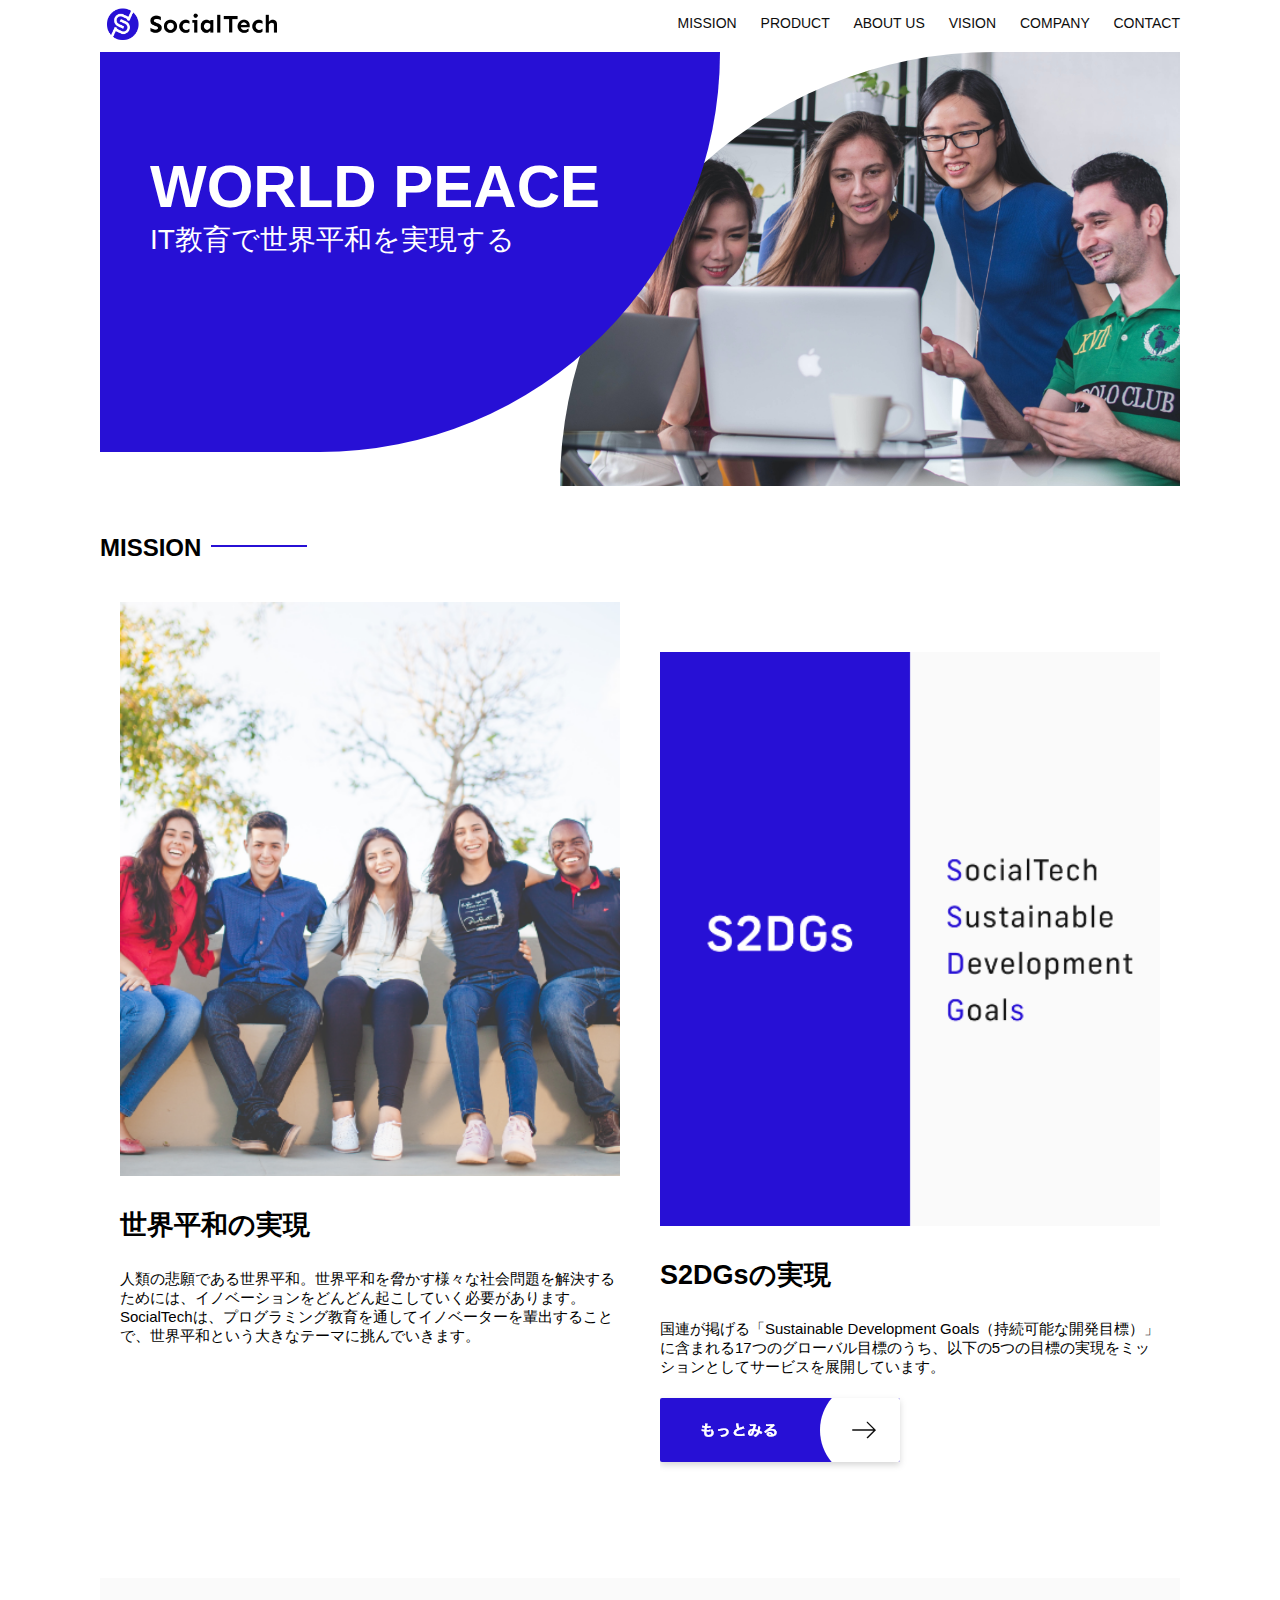
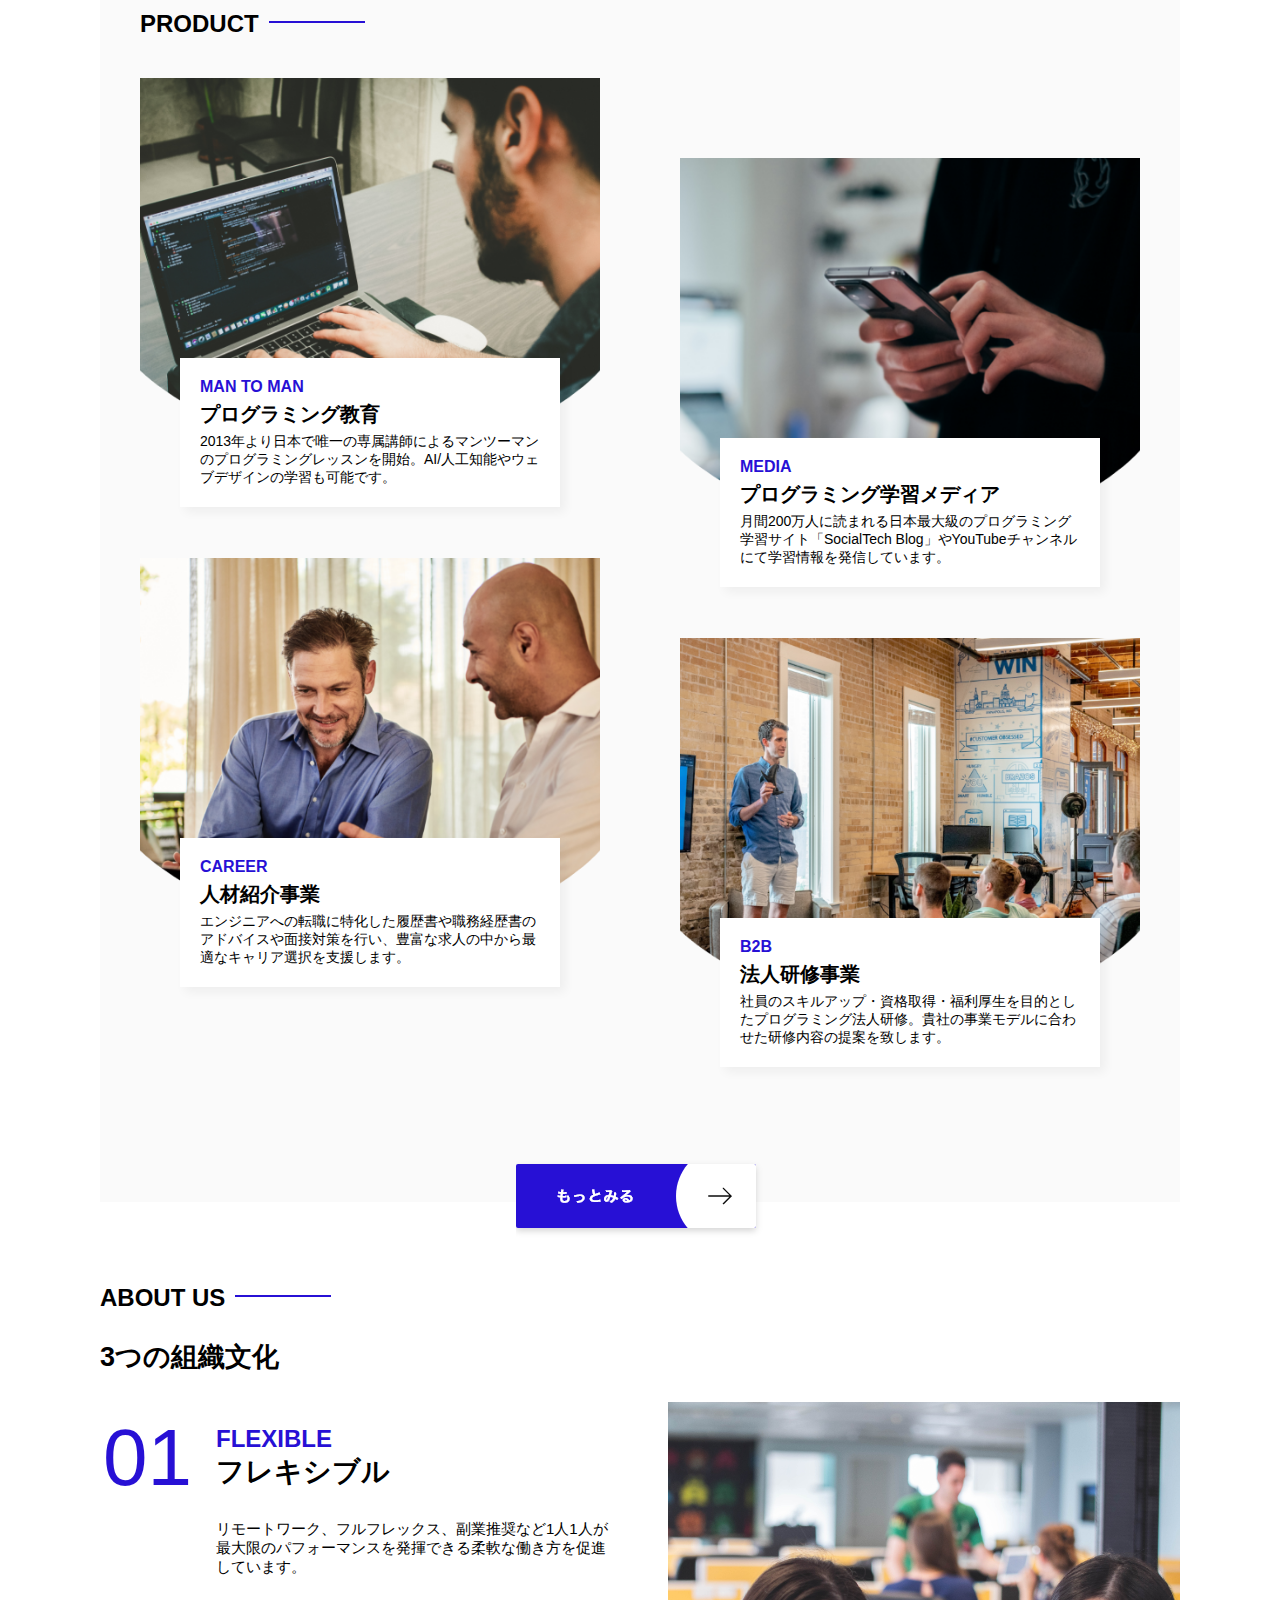
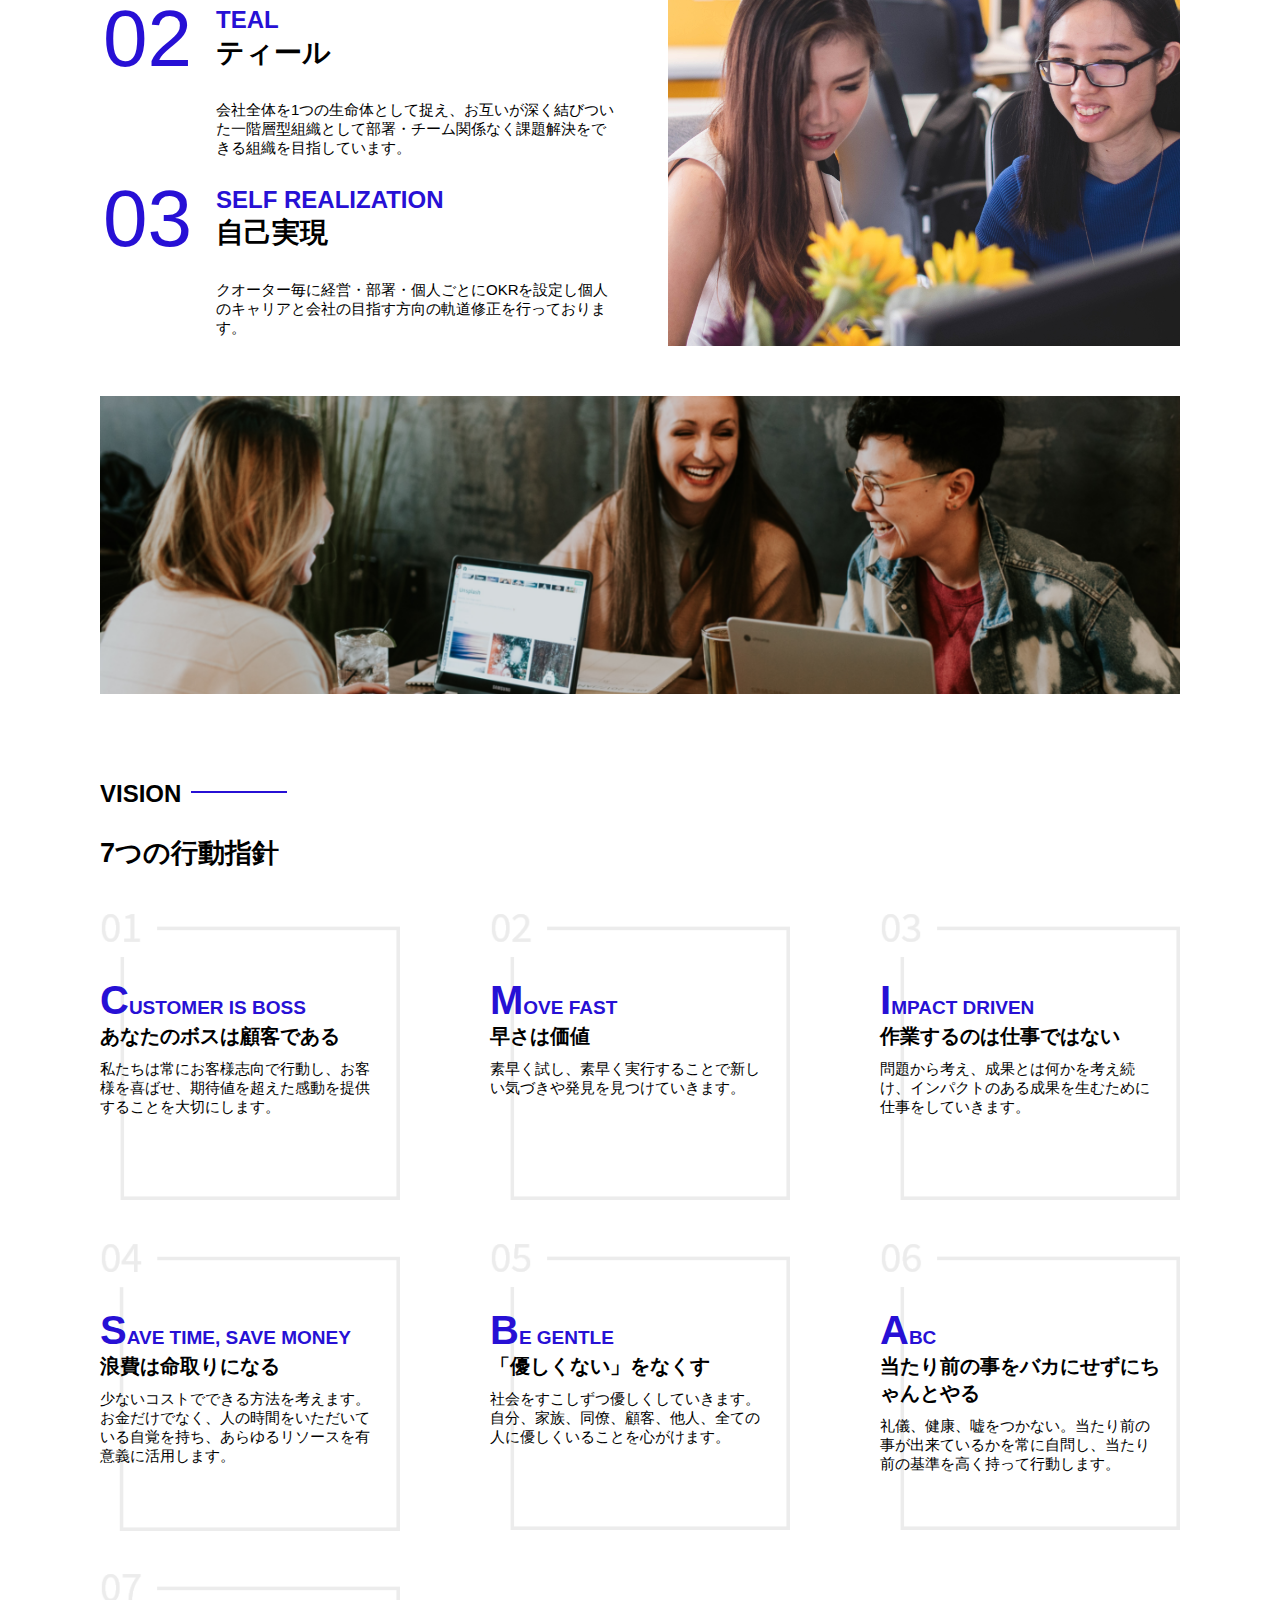
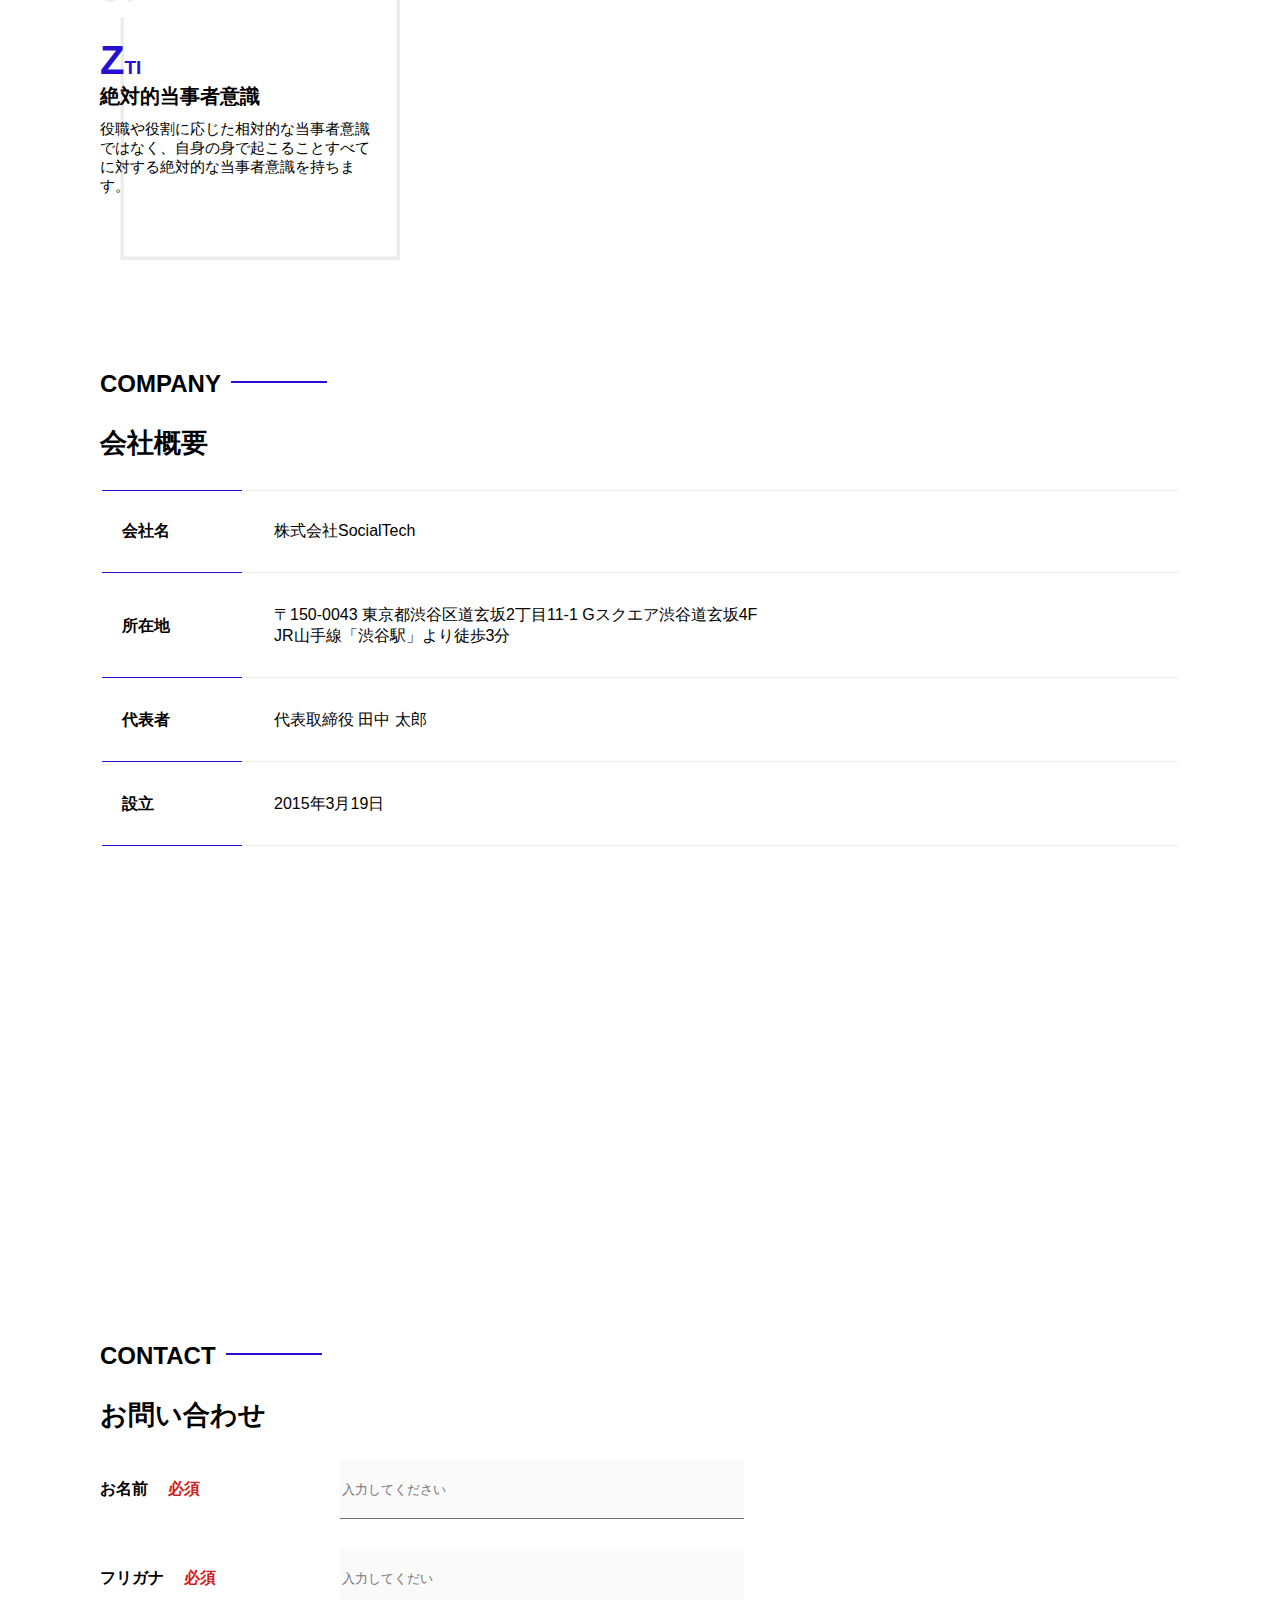
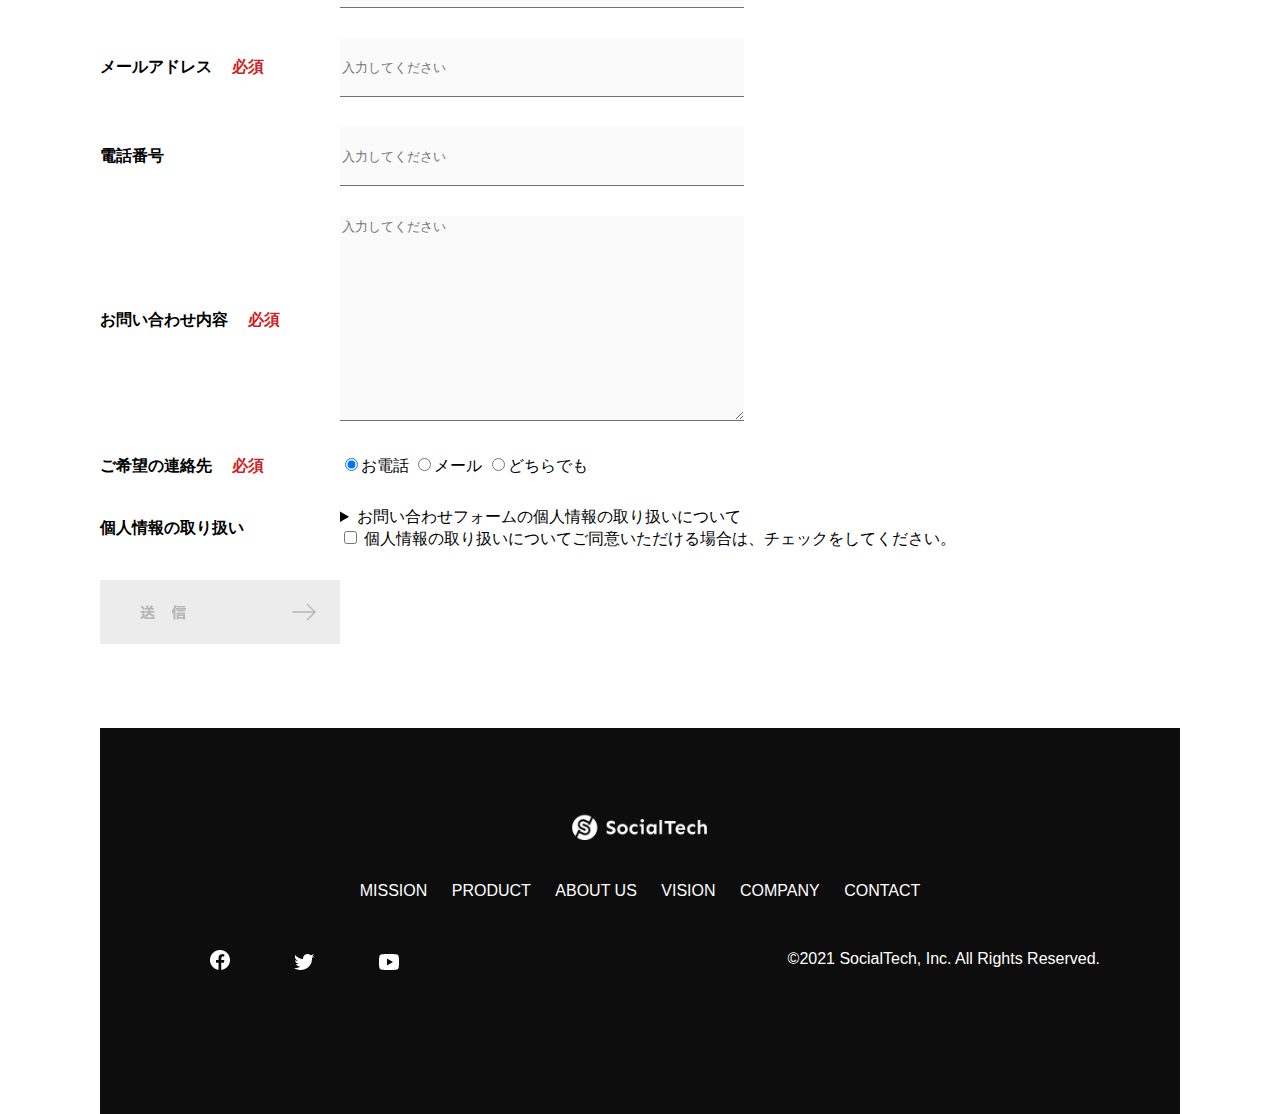
<file: kadai_tutorial_output/index.html>
<!DOCTYPE html>
<html>
    <head>
        <title>SocialTech</title>
        <meta charset="utf-8">
        <meta name="description" content="SocialTechはEdTech業界のリーディングカンパニーを目指します。">
        <meta name="viewport" content="width=device-width,initial-scale=1.0">
        <link rel="stylesheet" href="style.css">
    </head>
    <body>
        <header>
            <a href="index.html" id="logo"><img src="images/logo.png" alt="トップページに戻る"></a>
            <nav id="nav-pc">
                <a href="mission.html">MISSION</a>
                <a href="product.html">PRODUCT</a>
                <a href="index.html#aboutus">ABOUT US</a>
                <a href="index.html#vision">VISION</a>
                <a href="index.html#company">COMPANY</a>
                <a href="index.html#contact">CONTACT</a>
            </nav>

            <img id="menu-sp" src="images/button-menu.png" alt="ナビゲーションを開く" onclick="document.getElementById('nav-sp').style.display = 'block'">

            <nav id="nav-sp">
                <img id="close" src="images/button-close.png" alt="ナビゲーションを閉じる" onclick="document.getElementById('nav-sp').style.display = 'none' ">
                <a id="logo-sp" href="index.html" onclick="document.getElementById('nav-sp').style.display = 'none' ">
                    <img src="images/logo-sp.png" alt="トップページに戻る"></a>
                <a class="menu" href="mission.html" onclick="document.getElementById('nav-sp').style.display = 'none'">MISSION</a>
                <a class="menu" href="product.html"  onclick="document.getElementById('nav-sp').style.display = 'none'">PRODUCT</a>
                <a class="menu" href="index.html#aboutus" onclick="document.getElementById('nav-sp').style.display = 'none'">ABOUT
                    US</a>
                <a class="menu" href="index.html#vision"
                    onclick="document.getElementById('nav-sp').style.display = 'none'">VISION</a>
                <a class="menu" href="index.html#company"
                    onclick="document.getElementById('nav-sp').style.display = 'none'">COMPANY</a>
                <a class="menu" href="index.html#contact"
                    onclick="document.getElementById('nav-sp').style.display = 'none'">CONTACT</a>
                <div id="sns">
                    <a href="https://www.facebook.com/sejuku2013"><img src="images/button-facebook.png" alt="Facebookのリンク"></a>
                    <a href="https://twitter.com/samuraijuku"><img src="images/button-twitter.png" alt="Twitterのリンク"></a>
                    <a href="https://www.youtube.com/channel/UCCFOQO5aDK0xXam4cUQXT8g"><img src="images/button-youtube.png" alt="YouTubeのリンク"></a>
                </div>
            </nav>
        </header>
        <main>
            <article>
                <section id="main-visual">
                    <div id="main-message">
                        <h1>WORLD PEACE</h1>
                        <p>IT教育で世界平和を実現する</p>
                    </div>
                    <img src="images/index/index-main.png" alt="PCの周りに集まる多国籍の仲間たち">
                </section>
                <section id="mission">
                    <h2 class="index-h2">MISSION</h2>
                    <div id="mission-flex">
                        <div>
                            <img id="mission-photo" src="images/index/index-mission.png" alt="屋外のベンチで写真を撮影する多国籍の仲間たち">
                            <h3>世界平和の実現</h3>
                            <p>
                                人類の悲願である世界平和。世界平和を脅かす様々な社会問題を解決するためには、イノベーションをどんどん起こしていく必要があります。SocialTechは、プログラミング教育を通してイノベーターを輩出することで、世界平和という大きなテーマに挑んでいきます。
                            </p>
                        </div>
                        <div>
                            <img id="s2dgs" src="images/index/s2dgs.png" alt="S2DGs">
                            <h3>S2DGsの実現</h3>
                            <p>国連が掲げる「Sustainable Development Goals（持続可能な開発目標）」に含まれる17つのグローバル目標のうち、以下の5つの目標の実現をミッションとしてサービスを展開しています。</p>
                            <a href="mission.html">
                                <img src="images/button-more.png" alt="もっとみる">
                            </a>
                        </div>
                    </div>
                </section>

                <section id="product">
                    <h2 class="index-h2">PRODUCT</h2>
                    <div>
                        <div id="product-left">
                            <div>
                                <img class="product-photo" src="images/index/index-mantoman.png" alt="PCでコードを書く男性">
                                <div class="product-explain">
                                    <span>MAN TO MAN</span>
                                    <h3>プログラミング教育</h3>
                                    <p>2013年より日本で唯一の専属講師によるマンツーマンのプログラミングレッスンを開始。AI/人工知能やウェブデザインの学習も可能です。</p>
                                </div>
                            </div>
                            <div>
                                <img class="product-photo" src="images/index/index-career.png" alt="笑顔で話し合う2人の男性">
                                <div class="product-explain">
                                    <span>CAREER</span>
                                    <h3>人材紹介事業</h3>
                                    <p>エンジニアへの転職に特化した履歴書や職務経歴書のアドバイスや面接対策を行い、豊富な求人の中から最適なキャリア選択を支援します。</p>
                                </div>
                            </div>
                        </div>
                        <div id="product-right">
                            <div>
                                <img class="product-photo" src="images/index/index-media.png" alt="スマートフォンを操作する人">
                                <div class="product-explain">
                                    <span>MEDIA</span>
                                    <h3>プログラミング学習メディア</h3>
                                    <p>月間200万人に読まれる日本最大級のプログラミング学習サイト「SocialTech Blog」やYouTubeチャンネルにて学習情報を発信しています。</p>
                                </div>
                            </div>
                            <div>
                                <img class="product-photo" src="images/index/index-b2b.png" alt="講演中の男性とそれを聴く人々">
                                <div class="product-explain">
                                    <span>B2B</span>
                                    <h3>法人研修事業</h3>
                                    <p>社員のスキルアップ・資格取得・福利厚生を目的としたプログラミング法人研修。貴社の事業モデルに合わせた研修内容の提案を致します。</p>
                                </div>
                            </div>
                        </div>
                    </div>
                    <div>
                        <a id="product-more" href="product.html">
                            <img src="images/button-more.png" alt="もっとみる">
                        </a>
                    </div>
                </section>

                <section id="aboutus">
                    <h2 class="index-h2">ABOUT US</h2>
                    <h3>3つの組織文化</h3>
                    <div>
                        <table class="culture-table">
                            <tr>
                                <td>
                                    <span class="culture-num">01</span>
                                </td>
                                <td>
                                    <span class="culture-en">FLEXIBLE</span>
                                    <span class="culture-jp">フレキシブル</span>
                                </td>
                            </tr>
                            <tr>
                                <td>

                                </td>
                                <td>
                                    <p class="culture-description">
                                        リモートワーク、フルフレックス、副業推奨など1人1人が最大限のパフォーマンスを発揮できる柔軟な働き方を促進しています。
                                    </p>
                                </td>
                            </tr>
                            <tr>
                                <td>
                                    <span class="culture-num">02</span>
                                </td>
                                <td>
                                    <span class="culture-en">TEAL</span>
                                    <span class="culture-jp">ティール</span>
                                </td>
                            </tr>
                            <tr>
                                <td>

                                </td>
                                <td>
                                    <p class="culture-description">
                                        会社全体を1つの生命体として捉え、お互いが深く結びついた一階層型組織として部署・チーム関係なく課題解決をできる組織を目指しています。
                                    </p>
                                </td>
                            </tr>
                            <tr>
                                <td>
                                    <span class="culture-num">03</span>
                                </td>
                                <td>
                                    <span class="culture-en">SELF REALIZATION</span>
                                    <span class="culture-jp">自己実現</span>
                                </td>
                            </tr>
                            <tr>
                                <td>

                                </td>
                                <td>
                                    <p class="culture-description">
                                        クオーター毎に経営・部署・個人ごとにOKRを設定し個人のキャリアと会社の目指す方向の軌道修正を行っております。
                                    </p>
                                </td>
                            </tr>
                        </table>
                        <img class="culture-img" src="images/index/index-aboutus1.png" alt="笑顔で話し合う2人の女性">
                    </div>
                    <img class="culture-img2" src="images/index/index-aboutus2.png" alt="笑顔で話し合う3人の男女">
                </section>
                <section id="vision">
                    <h2 class="index-h2">VISION</h2>
                    <h3>7つの行動指針</h3>
                    <div>
                        <div class="vision-box">
                            <img src="images/index/vision-01.png" alt="01">
                            <span>
                                <h4>CUSTOMER IS BOSS</h4>
                                <h5>あなたのボスは顧客である</h5>
                                <p>私たちは常にお客様志向で行動し、お客様を喜ばせ、期待値を超えた感動を提供することを大切にします。</p>
                            </span>
                        </div>
                        <div class="vision-box">
                            <img src="images/index/vision-02.png" alt="02">
                            <span>
                                <h4>MOVE FAST</h4>
                                <h5>早さは価値</h5>
                                <p>素早く試し、素早く実行することで新しい気づきや発見を見つけていきます。</p>
                            </span>
                        </div>
                        <div class="vision-box">
                            <img src="images/index/vision-03.png" alt="03">
                            <span>
                                <h4>IMPACT DRIVEN</h4>
                                <h5>作業するのは仕事ではない</h5>
                                <p>問題から考え、成果とは何かを考え続け、インパクトのある成果を生むために仕事をしていきます。</p>
                            </span>
                        </div>
                        <div class="vision-box">
                            <img src="images/index//vision-04.png" alt="04">
                            <span>
                                <h4>SAVE TIME, SAVE MONEY</h4>
                                <h5>浪費は命取りになる</h5>
                                <p>少ないコストでできる方法を考えます。お金だけでなく、人の時間をいただいている自覚を持ち、あらゆるリソースを有意義に活用します。</p>
                            </span>    
                        </div>
                        <div class="vision-box">
                            <img src="images/index/vision-05.png" alt="05">
                            <span>
                                <h4>BE GENTLE</h4>
                                <h5>「優しくない」をなくす</h5>
                                <p>社会をすこしずつ優しくしていきます。自分、家族、同僚、顧客、他人、全ての人に優しくいることを心がけます。</p>
                            </span>
                        </div>
                        <div class="vision-box">
                            <img src="images/index/vision-06.png" alt="06">
                            <span>
                                <h4>ABC</h4>
                                <h5>当たり前の事をバカにせずにちゃんとやる</h5>
                                <p>礼儀、健康、嘘をつかない。当たり前の事が出来ているかを常に自問し、当たり前の基準を高く持って行動します。</p>
                            </span>
                        </div>
                        <div class="vision-box">
                            <img src="images/index/vision-07.png" alt="07">
                            <span>
                                <h4>ZTI</h4>
                                <h5>絶対的当事者意識</h5>
                                <p>役職や役割に応じた相対的な当事者意識ではなく、自身の身で起こることすべてに対する絶対的な当事者意識を持ちます。</p>
                            </span>
                        </div>
                    </div>
                </section>
                <section id="company">
                    <h2 class="index-h2">COMPANY</h2>
                    <h3>会社概要</h3>
                    <table id="company-table">
                        <tr>
                            <th class="tableheader-first">会社名</th>
                            <td class="cell-first">株式会社SocialTech</td>
                        </tr>
                        <tr>
                            <th class="tableheader">所在地</th>
                            <td class="cell">〒150-0043 東京都渋谷区道玄坂2丁目11-1 Gスクエア渋谷道玄坂4F<br>JR山手線「渋谷駅」より徒歩3分</td>
                        </tr>
                        <tr>
                            <th class="tableheader">代表者</th>
                            <td class="cell">代表取締役 田中 太郎</td>
                        </tr>
                        <tr>
                            <th class="tableheader">設立</th>
                            <td class="cell">2015年3月19日</td>
                        </tr>
                    </table>
                    <iframe 
                        src="https://www.google.com/maps/embed?pb=!1m18!1m12!1m3!1d3241.7759544892483!2d139.69399665123464!3d35.65789123876098!2m3!1f0!2f0!3f0!3m2!1i1024!2i768!4f13.1!3m3!1m2!1s0x60188caa0042e8d1%3A0xba130bea826a7aa2!2z44CSMTUwLTAwNDMg5p2x5Lqs6YO95riL6LC35Yy66YGT546E5Z2C77yS5LiB55uu77yR77yR4oiS77yR!5e0!3m2!1sja!2sjp!4v1636872991912!5m2!1sja!2sjp"
                        style="border: 0;" allowfullscreen="" loading="lazy">
                    </iframe>
                </section>
                <section id="contact">
                    <h2 class="index-h2">CONTACT</h2>
                    <h3>お問い合わせ</h3>
                    <form action="https://api.staticforms.xyz/submit" method="post">
                        <input type="text" name="honeypot" style="display:none">
                        <!-- STATIC FORMSのアクセスキー -->
                        <input type="hidden" name="accessKey" value="b21ed14d-9769-46f6-880a-5138dad6830a">
                        <!--メールのタイトル-->
                        <input type="hidden" name="subject" value="お問い合わせフォーム">
                        <!--送信先のメールアドレスをvalueに設定する-->
                        <input type="hidden" name="replyTo" value="ktm.ooi.618@gmail.com">
                        <!--redirectToのURLは公開後のURLへリンクする-->
                        <input type="hidden" name="redirectTo" value="">    
                        <div>
                            <div class="contact-heading">
                                <label class="contact-label">お名前<span class="contact-span">必須</span></label>
                            </div>
                            <div>
                                <input type="text" name="name" placeholder="入力してください" class="contact-textbox">
                            </div>
                        </div>
                        <div>
                            <div class="contact-heading">
                                <label class="contact-label">フリガナ<span class="contact-span">必須</span></label>
                            </div>
                            <div>
                                <input type="text" name="hurigana" placeholder="入力してくだい" class="contact-textbox">
                            </div>
                        </div>
                        <div>
                            <div class="contact-heading">
                                <label class="contact-label">メールアドレス<span class="contact-span">必須</span></label>
                            </div>
                            <div>
                                <input type="text" name="email" placeholder="入力してください" class="contact-textbox">
                            </div>
                        </div>
                        <div>
                            <div class="contact-heading">
                                <label class="contact-label">電話番号</label>
                            </div>
                            <div>
                                <input type="text" name="tel" placeholder="入力してください" class="contact-textbox">
                            </div>
                        </div>
                        <div>
                            <div class="contact-heading">
                                <label class="contact-label">お問い合わせ内容<span class="contact-span">必須</span></label>
                            </div>
                            <div>
                                <textarea class="contact-textarea" placeholder="入力してください" name="message"></textarea>
                            </div>
                        </div>
                        <div>
                            <div class="contact-heading">
                                <label class="contact-label">ご希望の連絡先<span class="contact-span">必須</span></label>
                            </div>
                            <div>
                                <input class="radiobutton" type="radio" value="tel" name="contact" checked><label>お電話</label>
                                <input class="radiobutton" type="radio" value="mail" name="contact"><label>メール</label>
                                <input class="radiobutton" type="radio" value="both" name="contact"><label>どちらでも</label>
                            </div>
                        </div>
                        <div>
                            <div class="contact-heading">
                                <label class="contact-label">個人情報の取り扱い</label>
                            </div>
                            <div>
                                <details>
                                    <summary>お問い合わせフォームの個人情報の取り扱いについて</summary>
                                    <div>
                                        <span>１．組織の名称又は氏名</span><br>株式会社SocialTech<br><br>
                                        <span>２．個人情報保護管理者（若しくはその代理人）の氏名又は職名、所属及び連絡先鈴木 一郎 コーポレート部</span><br>
                                        メールアドレス：support@socialtech.net<br>
                                        TEL：03-xxxx-xxxx<br><br>
                                        <span>３．個人情報の利用目的</span><br>
                                        ・本サービス及び本サービスに関連する情報の提供又はそれらに関する連絡のため<br>
                                        ・ユーザーの本人確認のため<br>
                                        ・当社サービスのご案内のため<br>
                                        ・当社の商品等の広告または宣伝（電子メールによるものを含むものとします。）<br><br>
                                        <span>４．個人情報の取り扱い業務の委託</span><br>
                                        個人情報の取扱業務の全部または一部を外部に業務委託する場合があります。<br>
                                        その際、弊社は、個人情報を適切に保護できる管理体制を敷き実行していることを条件として<br>
                                        委託先を厳選したうえで、機密保持契約を委託先と締結し、お客様の個人情報を厳密に管理させます。<br><br>
                                        <span>５．個人情報の開示等の請求</span><br>
                                        お客様は、弊社に対してご自身の個人情報の開示等（利用目的の通知、開示、内容の訂正・追加・削除、利用の停止または消去、第三者への提供の停止）に関して、当社問合わせ窓口に申し出ることができます。<br>
                                        その際、弊社はお客様ご本人を確認させていただいたうえで、合理的な期間内に対応いたします。<br><br>
                                        なお、個人情報に関する弊社問合わせ先は、次の通りです。<br><br>
                                        株式会社SocialTech　個人情報問合せ窓口<br>
                                        〒150-0043　東京都渋谷区道玄坂2丁目11-1 Ｇスクエア渋谷道玄坂 4F<br>
                                        メールアドレス：support@socialtech.net　TEL：03-xxxx-xxxx<br><br>
                                        <span>６．個人情報を提供されることの任意性について</span><br><br>
                                        お客様がご自身の個人情報を弊社に提供されるか否かは、お客様のご判断によりますが、もしご提供されない場合には、適切なサービスが提供できない場合がありますので予めご了承ください。
                                    </div>
                                </details>
                                <input type="checkbox" name="agree">
                                <span>個人情報の取り扱いについてご同意いただける場合は、チェックをしてください。</span>       
                            </div>    
                        </div>
                        <input type="image" src="images/button-submit.png" alt="送信する">
                    </form>
                </section>
            </article>
            <footer>
                <div id="footer-logo">
                    <img src="images/logo-sp.png" alt="SOcialTech">
                </div>
                <div id="footer-link">
                    <a href="mission.html">MISSION</a>
                    <a href="product.html">PRODUCT</a>
                    <a href="index.html#aboutus">ABOUT US</a>
                    <a href="index.html#vision">VISION</a>
                    <a href="index.html#company">COMPANY</a>
                    <a href="index.html#contact">CONTACT</a>
                </div>
                <div id="sns-footer">
                    <a href="https://www.facebook.com/sejuku2013"><img src="images/button-facebook.png" alt="Facebookのリンク"></a>
                    <a href="https://twitter.com/samuraijuku"><img src="images/button-twitter.png" alt="Twitterのリンク"></a>
                    <a href="https://www.youtube.com/channel/UCCFOQO5aDK0xXam4cUQXT8g"><img src="images/button-youtube.png" alt="YouTubeのリンク"></a>
                        <span id="copyright">&copy;2021 SocialTech, Inc. All Rights Reserved. </span>
                </div>
            </footer>
        </main>
        <footer>
    </body>
</html>
</file>
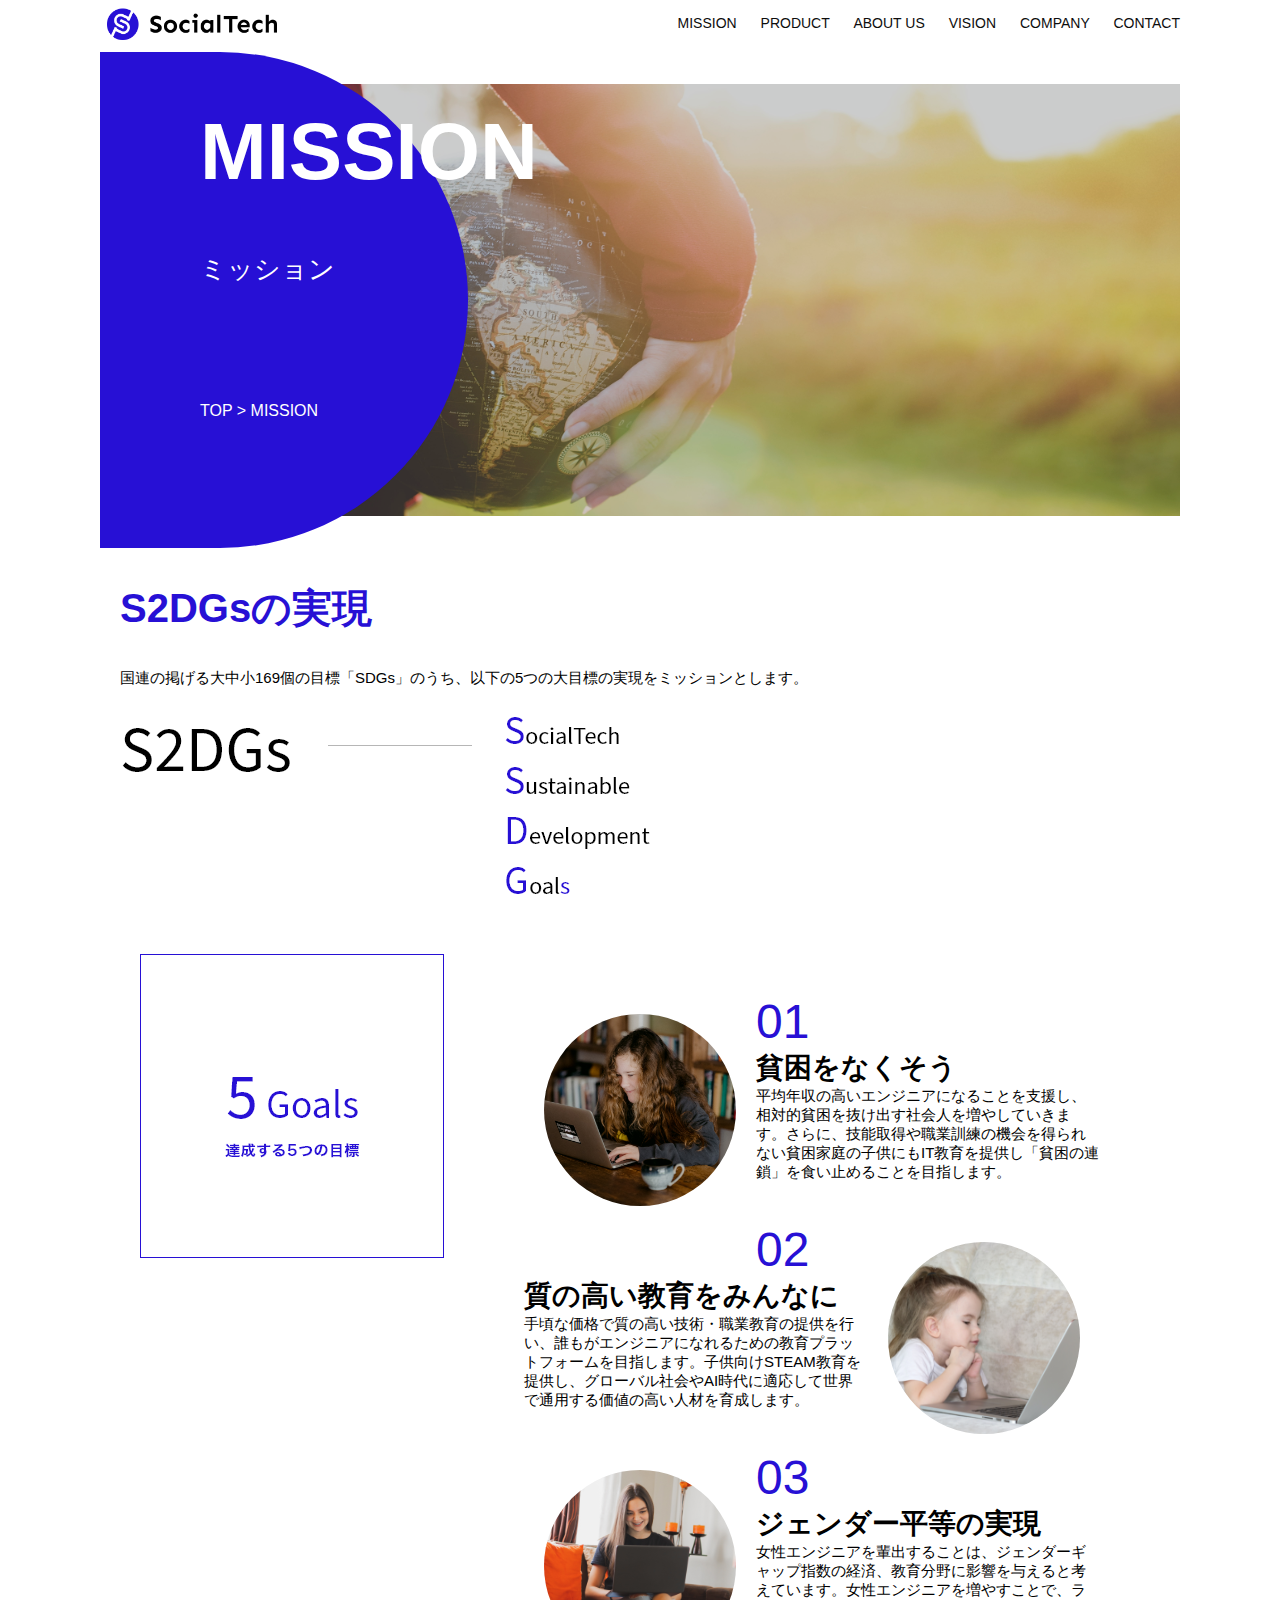
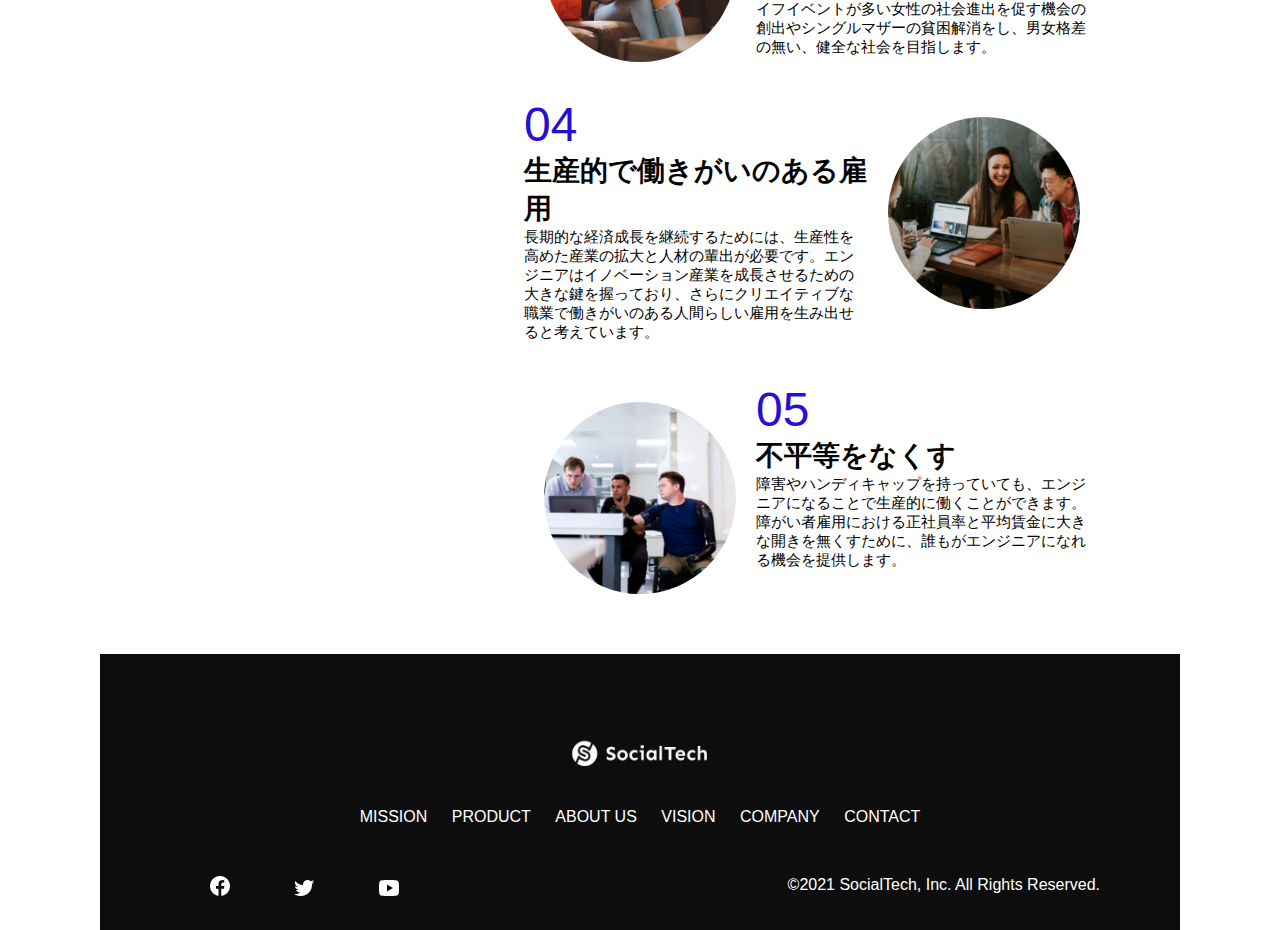
<file: kadai_tutorial_output/mission.html>
<!DOCTYPE html>
<html>
<head>
  <meta charset="UTF-8">
  <meta name="description" content="SOcialTechが目指す5つの目標(S2DGs)を紹介します">
  <meta name="viewport" content="width=device-width, initial-scale=1.0">
  <link rel="stylesheet" href="style.css">
</head>

<body>
  <!-- ヘッダー -->
  <header>
    <!-- ロゴ -->
    <a href="index.html" id="logo"><img src="images/logo.png" alt="トップページに戻る"></a>

    <!-- PC用ナビゲーション -->
    <nav id="nav-pc">
      <a href="mission.html">MISSION</a>
      <a href="product.html">PRODUCT</a>
      <a href="index.html#aboutus">ABOUT US</a>
      <a href="index.html#vision">VISION</a>
      <a href="index.html#company">COMPANY</a>
      <a href="index.html#contact">CONTACT</a>
    </nav>

    <!-- スマホ用メニューボタン -->
    <img id="menu-sp" src="images/button-menu.png" alt="ナビゲーションを開く" onclick="document.getElementById('nav-sp').style.display = 'block'">

    <!-- スマホ用ナビゲーション -->
    <nav id="nav-sp">
      <img id="close" src="images/button-close.png" alt="ナビゲーションを閉じる" onclick="document.getElementById('nav-sp').style.display = 'none'">
      <a id="logo-sp" href="index.html" onclick="document.getElementById('nav-sp').style.display = 'none'"><img
          src="images/logo-sp.png" alt="トップページに戻る"></a>
      <a class="menu" href="mission.html" onclick="document.getElementById('nav-sp').style.display = 'none'">MISSION</a>
      <a class="menu" href="product.html" onclick="document.getElementById('nav-sp').style.display = 'none'">PRODUCT</a>
      <a class="menu" href="index.html#aboutus" onclick="document.getElementById('nav-sp').style.display = 'none'">ABOUT
        US</a>
      <a class="menu" href="index.html#vision"
        onclick="document.getElementById('nav-sp').style.display = 'none'">VISION</a>
      <a class="menu" href="index.html#company"
        onclick="document.getElementById('nav-sp').style.display = 'none'">COMPANY</a>
      <a class="menu" href="index.html#contact"
        onclick="document.getElementById('nav-sp').style.display = 'none'">CONTACT</a>
      <div id="sns">
        <a href="https://www.facebook.com/sejuku2013"><img src="images/button-facebook.png" alt="Facebookのリンク"></a>
        <a href="https://twitter.com/samuraijuku"><img src="images/button-twitter.png" alt="Twitterのリンク"></a>
        <a href="https://www.youtube.com/channel/UCCFOQO5aDK0xXam4cUQXT8g"><img src="images/button-youtube.png" alt="YouTubeのリンク"></a>
      </div>
    </nav>
  </header>
  <main>
    <article>
        <section id="mission-main">
            <div id="mission-title">
                <h1>MISSION</h1>
                <span>ミッション</span>
                <div>TOP > MISSION</div>
            </div>
        </section>
        <section id="mission-s2dgs">
            <h2 class="mission-h2">S2DGsの実現</h2>
            <p>国連の掲げる大中小169個の目標「SDGs」のうち、以下の5つの大目標の実現をミッションとします。</p>
            <img src="images/mission/mission-s2dgs.png" alt="S2DGs">
        </section>
        <section id="mission-5goals">
            <div>
                <img id="s2dgs-image" src="images/mission/mission-5goals.png" alt="5Goals">
            </div>
            <div>
                <div>
                    <img class="fivegoals-image-left" src="images/mission/mission-5goals01.png" alt="PCを操作する女の子">
                    <span class="fivegoals-number">01</span>
                    <h3 class="fivegoals-h3">貧困をなくそう</h3>
                    <p class="fivegoals-p">
                        平均年収の高いエンジニアになることを支援し、相対的貧困を抜け出す社会人を増やしていきます。さらに、技能取得や職業訓練の機会を得られない貧困家庭の子供にもIT教育を提供し「貧困の連鎖」を食い止めることを目指します。
                    </p>
                </div>

                <div>
                    <img class="fivegoals-image-right" src="images/mission/mission-5goals02.png" alt="PCを見つめる小さい女の子">
                    <span class="fivegoals-number">02</span>
                    <h3 class="fivegoals-h3">質の高い教育をみんなに</h3>
                    <p class="fivegoals-p">
                        手頃な価格で質の高い技術・職業教育の提供を行い、誰もがエンジニアになれるための教育プラットフォームを目指します。子供向けSTEAM教育を提供し、グローバル社会やAI時代に適応して世界で通用する価値の高い人材を育成します。
                    </p>
                </div>

                <div>
                    <img class="fivegoals-image-left" src="images/mission/mission-5goals03.png" alt="PCを操作する女性">
                    <span class="fivegoals-number">03</span>
                    <h3 class="fivegoals-h3">ジェンダー平等の実現</h3>
                    <p class="fivegoals-p">
                        女性エンジニアを輩出することは、ジェンダーギャップ指数の経済、教育分野に影響を与えると考えています。女性エンジニアを増やすことで、ライフイベントが多い女性の社会進出を促す機会の創出やシングルマザーの貧困解消をし、男女格差の無い、健全な社会を目指します。
                    </p>
                </div>

                <div>
                    <img class="fivegoals-image-right" src="images/mission/mission-5goals04.png" alt="笑顔で話し合う3人の男女">
                    <span class="fivegoals-number">04</span>
                    <h3 class="fivegoals-h3">生産的で働きがいのある雇用</h3>
                    <p class="fivegoals-p">
                        長期的な経済成長を継続するためには、生産性を高めた産業の拡大と人材の輩出が必要です。エンジニアはイノベーション産業を成長させるための大きな鍵を握っており、さらにクリエイティブな職業で働きがいのある人間らしい雇用を生み出せると考えています。
                    </p>
                </div>

                <div>
                    <img class="fivegoals-image-left" src="images/mission/mission-5goals05.png" alt="障害を持つ男性が生き生きと働く様子">
                    <span class="fivegoals-number">05</span>
                    <h3 class="fivegoals-h3">不平等をなくす</h3>
                    <p class="fivegoals-p">
                        障害やハンディキャップを持っていても、エンジニアになることで生産的に働くことができます。障がい者雇用における正社員率と平均賃金に大きな開きを無くすために、誰もがエンジニアになれる機会を提供します。
                    </p>
                </div>
            </div>
        </section>
    </article>
    <footer>
      <div id="footer-logo">
        <img src="images/logo-sp.png" alt="SocialTech">
      </div>
      <div id="footer-link">
        <a href="mission.html">MISSION</a>
        <a href="product.html">PRODUCT</a>
        <a href="index.html#aboutus">ABOUT US</a>
        <a href="index.html#vision">VISION</a>
        <a href="index.html#company">COMPANY</a>
        <a href="index.html#contact">CONTACT</a>
      </div>
      <div id="sns-footer">
        <a href="https://www.facebook.com/sejuku2013"><img src="images/button-facebook.png" alt="Facebookのリンク"></a>
        <a href="https://twitter.com/samuraijuku"><img src="images/button-twitter.png" alt="Twitterのリンク"></a>
        <a href="https://www.youtube.com/channel/UCCFOQO5aDK0xXam4cUQXT8g"><img src="images/button-youtube.png" alt="YouTubeのリンク"></a>
        <span id="copyright">&copy;2021 SocialTech, Inc. All Rights Reserved. </span>
      </div>
    </footer>
  </main>
</body>

</html>
</file>
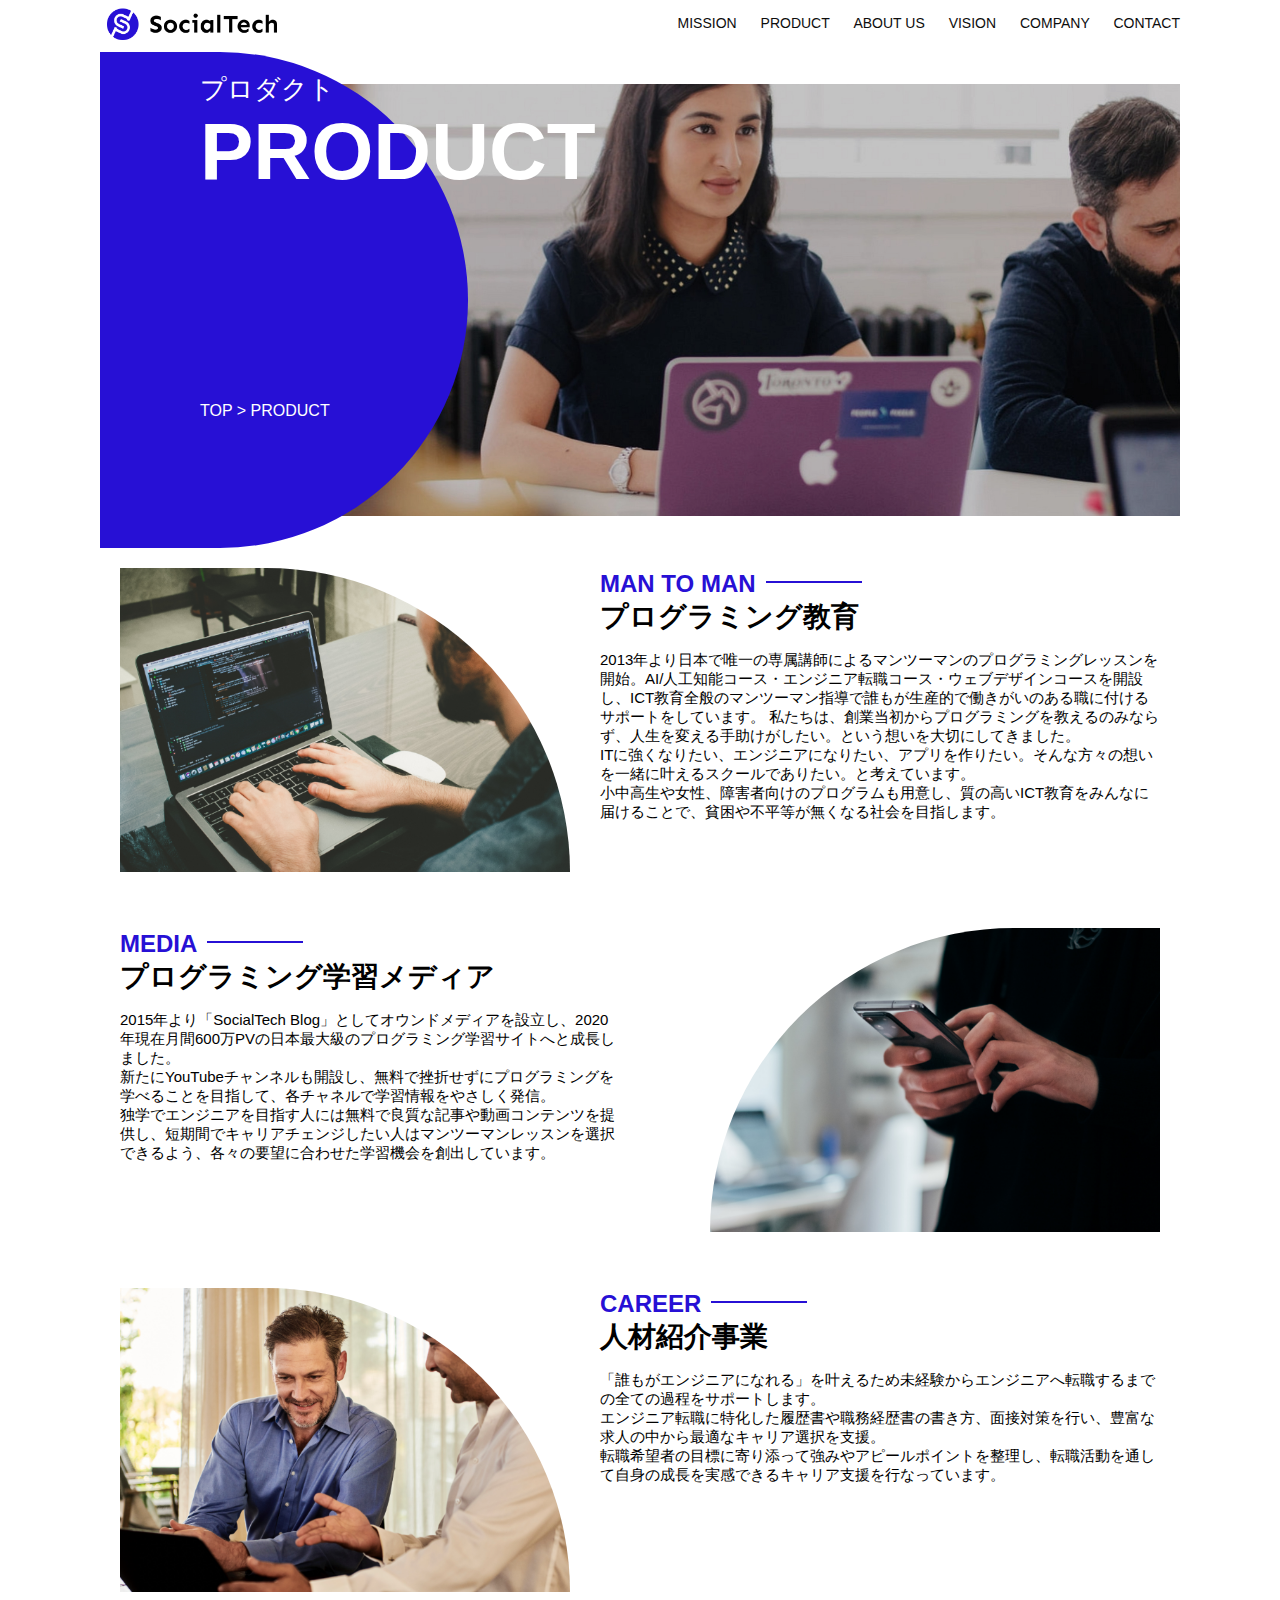
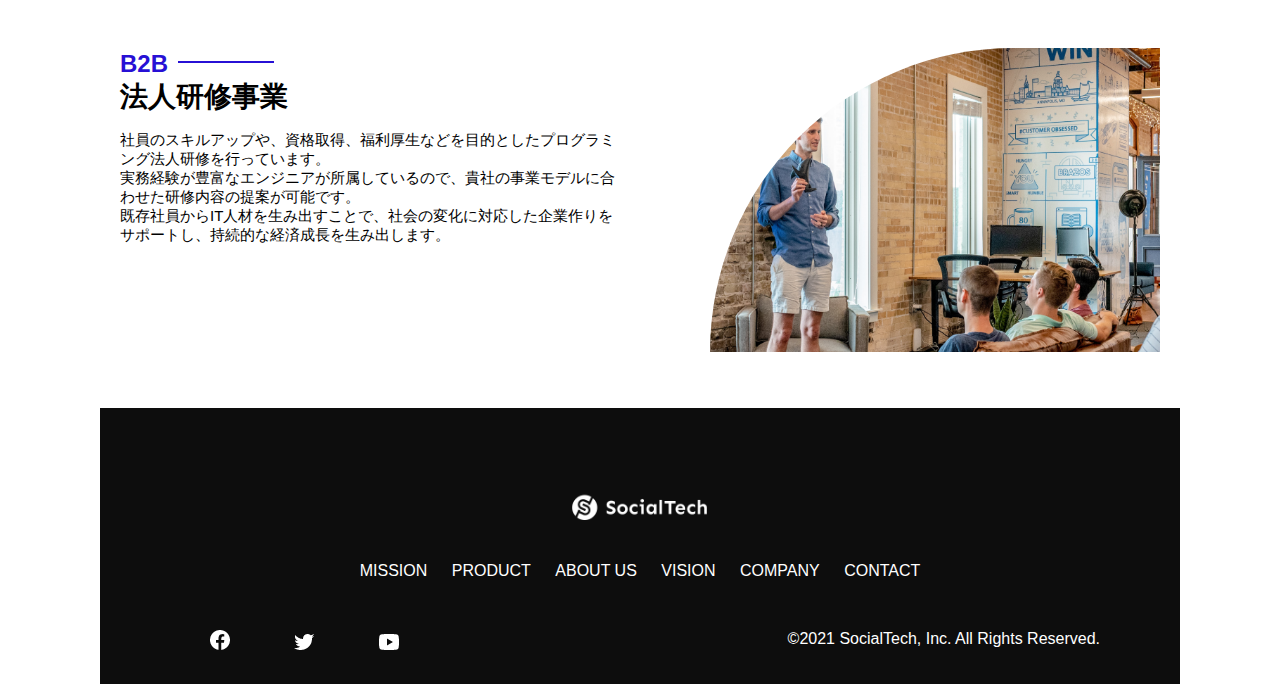
<file: kadai_tutorial_output/product.html>
<!DOCTYPE html>
  <html>
  <head>
    <title>SocialTech -PRODUCT プロダクト-</title>
    <meta charset="UTF-8">
    <meta name="description" content="SocialTechの4つのプロダクトを紹介します">
    <meta name="viewport" content="width=device-width, initial-scale=1.0">
    <link rel="stylesheet" href="style.css">
  </head>
  
  <body>
    <!-- ヘッダー -->
    <header>
      <!-- ロゴ -->
      <a href="index.html" id="logo"><img src="images/logo.png" alt="トップページに戻る"></a>
  
      <!-- PC用ナビゲーション -->
      <nav id="nav-pc">
        <a href="mission.html">MISSION</a>
        <a href="product.html">PRODUCT</a>
        <a href="index.html#aboutus">ABOUT US</a>
        <a href="index.html#vision">VISION</a>
        <a href="index.html#company">COMPANY</a>
        <a href="index.html#contact">CONTACT</a>
      </nav>
  
      <!-- スマホ用メニューボタン -->
      <img id="menu-sp" src="images/button-menu.png" alt="ナビゲーションを開く" onclick="document.getElementById('nav-sp').style.display = 'block'">
  
      <!-- スマホ用ナビゲーション -->
      <nav id="nav-sp">
        <img id="close" src="images/button-close.png" alt="ナビゲーションを閉じる" onclick="document.getElementById('nav-sp').style.display = 'none'">
        <a id="logo-sp" href="index.html" onclick="document.getElementById('nav-sp').style.display = 'none'"><img
            src="images/logo-sp.png" alt="トップページに戻る"></a>
        <a class="menu" href="mission.html" onclick="document.getElementById('nav-sp').style.display = 'none'">MISSION</a>
        <a class="menu" href="product.html" onclick="document.getElementById('nav-sp').style.display = 'none'">PRODUCT</a>
        <a class="menu" href="index.html#aboutus" onclick="document.getElementById('nav-sp').style.display = 'none'">ABOUT
          US</a>
        <a class="menu" href="index.html#vision"
          onclick="document.getElementById('nav-sp').style.display = 'none'">VISION</a>
        <a class="menu" href="index.html#company"
          onclick="document.getElementById('nav-sp').style.display = 'none'">COMPANY</a>
        <a class="menu" href="index.html#contact"
          onclick="document.getElementById('nav-sp').style.display = 'none'">CONTACT</a>
        <div id="sns">
          <a href="https://www.facebook.com/sejuku2013"><img src="images/button-facebook.png" alt="Facebookのリンク"></a>
          <a href="https://twitter.com/samuraijuku"><img src="images/button-twitter.png" alt="Twitterのリンク"></a>
          <a href="https://www.youtube.com/channel/UCCFOQO5aDK0xXam4cUQXT8g"><img src="images/button-youtube.png" alt="YouTubeのリンク"></a>
        </div>
      </nav>
    </header>
    <main>
      <article>
        <section id="product-main">
            <div id="product-title">
                <h1>PRODUCT</h1>
                <span>プロダクト</span>
                <div>TOP > PRODUCT</div>
            </div>
        </section>
        <section class="product-section1">
            <img src="images/product/product-mantoman.png" alt="PCでコードを書く男性">
            <div>
                <h2 class="product-h2">MAN TO MAN</h2>
                <h3 class="product-h3">プログラミング教育</h3>
                <P>2013年より日本で唯一の専属講師によるマンツーマンのプログラミングレッスンを開始。AI/人工知能コース・エンジニア転職コース・ウェブデザインコースを開設し、ICT教育全般のマンツーマン指導で誰もが生産的で働きがいのある職に付けるサポートをしています。
                    私たちは、創業当初からプログラミングを教えるのみならず、人生を変える手助けがしたい。という想いを大切にしてきました。<br>ITに強くなりたい、エンジニアになりたい、アプリを作りたい。そんな方々の想いを一緒に叶えるスクールでありたい。と考えています。<br>小中高生や女性、障害者向けのプログラムも用意し、質の高いICT教育をみんなに届けることで、貧困や不平等が無くなる社会を目指します。
                </P>
            </div>
        </section>
        <section class="product-section2">
            <div>
                <h2 class="product-h2">MEDIA</h2>
                <h3 class="product-h3">プログラミング学習メディア</h3>
                <p>2015年より「SocialTech
                    Blog」としてオウンドメディアを設立し、2020年現在月間600万PVの日本最大級のプログラミング学習サイトへと成長しました。<br>新たにYouTubeチャンネルも開設し、無料で挫折せずにプログラミングを学べることを目指して、各チャネルで学習情報をやさしく発信。<br>独学でエンジニアを目指す人には無料で良質な記事や動画コンテンツを提供し、短期間でキャリアチェンジしたい人はマンツーマンレッスンを選択できるよう、各々の要望に合わせた学習機会を創出しています。
                </p>
            </div>
            <img src="images/product/product-media.png" alt="スマートフォンを操作する人">
        </section>
        <section class="product-section1">
            <img src="images/product/product-career.png" alt="笑顔で話し合う2人の男性">
            <div>
                <h2 class="product-h2">CAREER</h2>
                <h3 class="product-h3">人材紹介事業</h3>
                <p>
                    「誰もがエンジニアになれる」を叶えるため未経験からエンジニアへ転職するまでの全ての過程をサポートします。<br>エンジニア転職に特化した履歴書や職務経歴書の書き方、面接対策を行い、豊富な求人の中から最適なキャリア選択を支援。<br>転職希望者の目標に寄り添って強みやアピールポイントを整理し、転職活動を通して自身の成長を実感できるキャリア支援を行なっています。<br>  
                </p>
            </div>
        </section>
        <section class="product-section2">
            <div>
                <h2 class="product-h2">B2B</h2>
                <h3 class="product-h3">法人研修事業</h3>
                <p>
                    社員のスキルアップや、資格取得、福利厚生などを目的としたプログラミング法人研修を行っています。<br>実務経験が豊富なエンジニアが所属しているので、貴社の事業モデルに合わせた研修内容の提案が可能です。<br>既存社員からIT人材を生み出すことで、社会の変化に対応した企業作りをサポートし、持続的な経済成長を生み出します。 
                </p>
            </div>
            <img src="images/product/product-b2b.png" alt="講演中の男性とそれを聴く人々">
        </section>
      </article>
      <footer>
        <div id="footer-logo">
          <img src="images/logo-sp.png" alt="SocialTech">
        </div>
        <div id="footer-link">
          <a href="mission.html">MISSION</a>
          <a href="product.html">PRODUCT</a>
          <a href="index.html#aboutus">ABOUT US</a>
          <a href="index.html#vision">VISION</a>
          <a href="index.html#company">COMPANY</a>
          <a href="index.html#contact">CONTACT</a>
        </div>
        <div id="sns-footer">
          <a href="https://www.facebook.com/sejuku2013"><img src="images/button-facebook.png" alt="Facebookのリンク"></a>
          <a href="https://twitter.com/samuraijuku"><img src="images/button-twitter.png" alt="Twitterのリンク"></a>
          <a href="https://www.youtube.com/channel/UCCFOQO5aDK0xXam4cUQXT8g"><img src="images/button-youtube.png" alt="YouTubeのリンク"></a>
          <span id="copyright">&copy;2021 SocialTech, Inc. All Rights Reserved. </span>
        </div>
      </footer>
    </main>
  </body>
  
  </html>
</file>
<file: kadai_tutorial_output/style.css>
body{
    font-family: "Source Sans Pro", "Hiragino Kaku Gothic ProN", Meiryo, Arial, sans-serif;
}

p{
    font-size: 15px;
}




/*pc用*/
@media screen and (min-width: 768px) {
    
    body{
        max-width: 1080px;
        min-width: 960px;
        margin: 0 auto 0 auto;
    }

    header{
        display: flex;
        justify-content: space-between;
    }

    #nav-pc {
        font-size: 14px;
        padding-top: 15px;
    }

    #nav-pc > a {
        text-decoration: none;
        margin-left: 20px;
    }

    #nav-pc > a:link {
        color: #0d0d0d;
    }

    #nav-pc > a:visited{
        color: #0d0d0d;
    }

    #nav-pc > a:hover{
        color: #0d0d0d;
        text-decoration: underline;
    }

    #nav-pc > a:active{
        color: #0d0d0d;
    }

    #nav-sp, #menu-sp {
        display: none;
    }

    #main-visual{
        position: relative;
        height: 400px;
    }

    #main-message {
        position: absolute;
        top: 0;
        left: 0;
        background-color: #2710d5;
        color: #ffffff;
        border-radius: 0 0 476px 0;
        max-width: 620px;
        height: 100%;
        width: 100%;
        z-index: 11;
    }

    #main-message > h1 {
        font-size: 60px;
        font-weight: bold;
        margin: 100px 0 0 50px;
    }
    #main-message > p {
        font-size: 28px;
        margin: 0 0 0 50px;
    }

    #main-visual > img {
        max-width: 620px;
        border-radius: 476px 0 0 0;
        position: absolute;
        top: 0;
        right: 0;
        z-index: 10;
    }

    h2 {
        margin-top: 40px 0 0 0;
    }

    h2::after{
        content: url("images/line.png");
        margin-left: 10px;
    }

    h3 {
        font-size: 27px;
    }

    #mission {
        margin: 80px auto 80px auto;
        width: 100%;
    }

    #mission-flex {
        width: 100%;
        display: flex;
    }

    #mission-flex > div {
        width: 50%;
        margin: 20px;
    }

    #mission-photo {
        width: 100%;
    }

    #s2dgs {
        margin-top: 50px;
        width: 100%;
    }

    #product{
        background-color: #fafafa;
        margin: 80px 0 80px 0;
        padding: 10px 40px 0px 40px;
    }

    #product > div {
        margin-top: 40px;
        display: flex;
    }

    #product-left {
        width: 50%;
        margin-right: 20px;
    }

    #product-right {
        width: 50%;
        margin-left: 20px;
        margin-top: 80px;
    }

    #product-left > div {
        position: relative;
        height: 480px;
        margin-right: 20px;
    }

    #product-right > div {
        position: relative;
        height: 480px;
        margin-left: 20px;
    }

    .product-photo 
    {
        width: 100%;
    }

    .product-explain {
        background-color: #ffffff;
        position: absolute;
        left: 0;
        top: 280px;
        margin: 0 40px 0 40px;
        padding: 20px;
        box-shadow: 5px 5px 10px rgba(0,0,0,0.05);
    }

    .product-explain > span {
        color: #2710d5;
        font-weight: bold;
        font-size: 16px;
        margin: 0;
    }

    .product-explain > h3 {
        font-size: 20px;
        margin: 5px 0 5px 0;
    }

    .product-explain > p {
        font-size: 14px;
        margin: 0;
    }

    #product-more {
        margin: 0 auto -42px auto;
    }

    #aboutus {
        margin: 80px auto 80px auto;
    }

    #aboutus > div {
        display: flex;
    }

    .culture-img {
        width: 100%;
        align-self: flex-start;
    }

    .culture-img2 {
        margin-top: 50px;
        width: 100%;
    }

    .culture-table {
        margin-right: 50px;
    }

    .culture-num {
        font-size: 80px;
        color: #2710d5;
        margin: 0 20px 0 0;
    }

    .culture-en {
        color: #2710d5;
        font-weight: bold;
        font-size: 24px;
        display: block;
    }

    .culture-jp{
        font-size: 28px;
        font-weight: bold;
    }

    .culture-description {
        margin: 0;
    }

    #vision {
        margin: 80px auto 80px auto;
    }

    #vision > div {
        width: 100%;
        display: flex;
        justify-content: space-between;
        flex-wrap: wrap;
    }

    .vision-box {
        width: 300px;
        height: 300px;
        margin-bottom: 30px;
        position: relative;
    }

    .vision-box > img {
        width: 100%;
        height: auto;
        position: absolute;
        top: 0;
        left: 0;
        z-index: 30;
    }

    .vision-box > span {
        position: absolute;
        top: 0;
        left: 0;
        z-index: 31;
        margin-right: 20px;
    }

    .vision-box > span > h4 {
        color: #2710d5;
        font-size: 19px;
        margin: 80px 0 0 0;
    }

    .vision-box > span > h4::first-letter {
        font-size: 40px;
    }

    .vision-box > span > h5 {
        font-size: 20px;
        margin: 0 0 0 0; 
    }

    .vision-box > span > p {
        margin: 10px 0 0 0;
    }

    #comppany {
        margin: 80px auto;
    }

    #company-table {
    width: 100%;
    }

    .tableheader {
        text-align: left;
        padding: 20px;
        border-bottom-color: #2710d5;
        border-bottom-width: 1px;
        border-bottom-style: solid;
        width: 100px;
    }

    .tableheader-first {
        text-align: left;
        padding: 20px;
        border-bottom-color: #2710d5;
        border-bottom-width: 1px;
        border-bottom-style: solid;
        border-top-color: #2710d5;
        border-top-width: 1px;
        border-top-style: solid;
        width: 100px;
    }

    .cell {
        padding: 30px;
        border-bottom-color: #ececec;
        border-bottom-width: 1px;
        border-bottom-style: solid;
    }

    .cell-first {
        padding: 30px;
        border-bottom-color: #ececec;
        border-bottom-width: 1px;
        border-bottom-style: solid;
        border-top-color: #ececec;
        border-top-width: 1px;
        border-top-style: solid;
    }

    #company > iframe {
        width: 100%;
        height: 368px;
        margin-top: 40px;
    }

    #contact {
        margin: 80px auto;
    }

    #contact > form > div {
        display: Flex;
        flex-direction: row;
        flex-wrap: wrap;
        padding-bottom: 30px;
    }

    .contact-heading {
        width: 240px;
        align-self: center;
    }

    .contact-label {
        font-weight: bold;
    }

    .contact-span {
        color: #ce2222;
        margin-left: 20px;
        font-weight: bold;
    }

    .contact-textbox {
        border-top: 0;
        border-left: 0;
        border-right: 0;
        border-bottom-width: 1px;
        border-bottom-color: #707070;
        border-bottom-style: solid;
        background-color: #fafafa;
        width: 400px;
        height: 56px;
    }

    .contact-textarea {
        border-top: 0;
        border-left: 0;
        border-right: 0;
        border-bottom-width: 1px;
        border-bottom-color: #707070;
        border-bottom-style: solid;
        background-color: #fafafa;
        width: 400px;
        height: 200px;
    }

    details{
        width: 700px;
    }

    details > div {
        background-color: #fafafa;
        padding: 20px;
    }

    details > div > span {
        font-weight: bold;
    }

    footer {
        background-color: #0d0d0d;
        text-align: center;
        padding: 80px 80px 30px 80px;
    }

    #footer-logo {
        margin-bottom: 30px;
    }

    #footer-link {
        margin-bottom: 50px;
    }

    #footer-link > a {
        text-decoration: nome;
        margin: 10px;
        text-decoration: none;
    }

    #footer-link > a:link, a:visited, a:active {
        color: #ffffff;
    }

    #footer-link > a:hover {
        color: #ffffff;    
    }

    #sns-footer {
        text-align: left;
        width: 100%;
    }

    #sns-footer > a {
        margin: 30px;
    }

    #copyright {
        color: #ffffff;
        float: right;
    }

     
    #mission-main {
        height: 496px;
        width: 100%;
        background-image: url(images/mission/mission-main.png);
        background-repeat: no-repeat;
        background-position-y: center;
    }

    #mission-title {
        background-color: #2710d5;
        width: 368px;
        color: #ffffff;
        height: 496px;
        border-radius: 0 248px 248px 0;
        position: relative;
    }

    #mission-title > h1 {
        position: absolute;
        top: 0;
        left: 100px;
        font-size: 80px;
    }

    #mission-title > span {
        position: absolute;
        top: 200px;
        left: 100px;
        font-size: 26px;
    }

    #mission-title > div {
        position: absolute;
        top: 350px;
        left: 100px;
        font-size: 16px;
    }

    #mission-s2dgs {
        width: 100%;
        margin: 20px;
    }

    .mission-h2 {
        color: #2710d5;
        font-size: 40px;
    }

    .mission-h2::after{
        content: none;
    }

    #mission-5goals {
        margin: 20px;
        display: flex;
    }

    #mission-5goals > div {
        flex-grow: 1;
        padding: 20px;
    }

    #mission-5goals > div > div {
        margin: 40px;
    }

    .fivegoals-image-right {
        float: right;
        margin: 20px;
    }

    .fivegoals-image-left {
        float: left;
        margin: 20px;
    }

    .fivegoals-number {
        color: #2710d5;
        font-size: 48px;
        margin: 0;
    }

    .fivegoals-h3{
        font-size: 28px;
        margin: 0;
    }

    .fivegoals-p {
        margin: 0;
    }

    #product-main {
        height: 496px;
        width: 100%;
        background-image: url(images/product/product-main.png);
        background-repeat: no-repeat;
        background-position-y: center;
    }

    #product-title {
        background-color: #2710d5;
        width: 368px;
        color: #ffffff;
        height: 496px;
        border-radius: 0 248px 248px 0;
        position: relative;
    }
    
    #product-title > h1 {
        position: absolute;
        top: 0;
        left: 100px;
        font-size: 80px;
    }

    #product-title > span {
        position: absolute;
        top: 20px;
        left: 100px;
        font-size: 26px;
    }

    #product-title > div {
        position: absolute;
        top: 350px;
        left: 100px;
        font-size: 16px;
    }

    .product-section1 {
        position: relative;
        margin: 20px;
        height: 340px;
    }

    .product-section1 > img {
        position: absolute;
        top: 0;
        left: 0;
        width: 450px;
        margin: 0 40px 30px 0;
        border-radius: 0 432px 0 0;
    }

    .product-section1 > div {
        position: absolute;
        top: 0;
        left: 480px;
    }

    .product-section2 {
        position: relative;
        margin: 20px;
        height: 340px;
    }

    .product-section2 > img {
        position: absolute;
        top: 0;
        right: 0;
        width: 450px;
        margin: 0 0 30px 40px;
        border-radius: 432px 0 0 0;
    }

    .product-section2 > div {
        width: 500px;
        position: absolute;
        top: 0;
        left: 0;
    }

    .product-h2 {
        color: #2710d5;
        font-size: 24px;
        margin: 0;
    }

    .product-h3 {
        font-size: 28px;
        margin: 0;
    }

}




/*sp用*/
@media screen and (max-width: 767px) {
    body {
        min-width: 375px;
        margin: 0;
    }

    #nav-pc {
        display: none;
    }

    #menu-sp {
        float: right;
        padding: 0;
    }

    #nav-sp {
        background-color: #2710d5;
        position: absolute;
        left: 0;
        top: 0;
        height: 100%;
        width: 100%;
        display: none;
        z-index: 100;
    }

    #close {
        position: absolute;
        top: 20px;
        right: 20px;
    }

    #logo-sp {
        margin: 80px 0 30px 20px;
    }

    #nav-sp > a {
        display: block;
    }

    #nav-sp > a:link, a:visited, a:hover, a:active {
        color: #ffffff;
    }

    #nav-sp > a:hover {
        text-decoration: underline;
    }

    #nav-sp > .menu {
        text-decoration: none;
        display: block;
        height: 0 20px;
        height: 44px;
        font-size: 16px;
        background-image: url(images/arrow.png);
        background-repeat: no-repeat;
        background-position: right top;
    }

    #sns {
        position: absolute;
        bottom: 20px;
        left: 20px;
    }

    #sns > a {
        margin-right: 30px;

    }

    #main-visual {
        position: relative;
        height: 470px;
        width: 100%;
        overflow: hidden;
    }

    #main-visual > div {
        position: absolute;
        top: 0;
        left: 0;
        background-color: #2710d5;
        color: white;
        border-radius: 0 0 476px 0;
        text-align: center;
        height: 280px;
        width: 100%;
        z-index: 11;
    }

    #main-visual > div > h1 {
        font-size: 28px;
        margin: 90px 0 0 0;
    }

    #main-visual > div > p {
        margin: 0;
    }

    #main-visual > img {
        width: 100%;
        border-radius: 476px 0 0 0;
        z-index: 10;
        position: absolute;
        bottom: 0;
        right: 0;
    }

    h2::after {
        content: url("images/line.png");
        margin-top: 10px;
    }

    h3 {
        font-size: 24px;
        margin-top: 10px;
    }

    #mission {
        margin: 20px;
    }

    #mission-photo, #s2dgs {
        width: 100%;
    }

    #product {
        background-color: #fafafa;
        padding: 10px;
    }

    #product h2 {
        margin-left: 20px;
    }

    #product-left, #product-right {
        margin: 0 20px;
    }

    #product-left > div , #product-right > div {
        position: relative;
        height: 540px;
    }

    .product-explain {
        background-color: #ffffff;
        position: absolute;
        left: 0;
        bottom: 50px;
        padding: 20px;
        box-shadow: 5px 5px 10px rgba(0, 0, 0, 0.05);
    }

    .product-explain > span {
        color: #2710d5;
        font-weight: bold;
        font-size: 16px;
        margin: 0;
    }

    .product-explain > h3 {
        margin: 10px 0;
    }

    .product-photo {
        width: 100%;
    }

    #product-more > img {
        margin-bottom: -42px;
        margin-left: 20px;
    }

    #aboutus {
        margin: 80px 20px;
    }

    #aboutus > div {
        display: flex;
        flex-direction: column;
    }

    .culture-table {
        width: 100%;
        padding-right: 20px;
        order: 2;
    }

    .culture-img {
        width: 100%;
        order: 1;
    }

    .culture-img2 {
        width: 100%;
    }

    .culture-num {
        font-size: 80px;
        color: #2710d5;
    }

    .culture-en{
        color: #2710d5;
        font-weight: bold;
        font-size: 24px;
        display: block;
    }

    .culture-jp {
        display: block;
    }

    .culture-description {
        margin: 0;
    }

    #vision {
        margin: 80px 20px;
    }

    .vision-box {
        width: 300px;
        height: 300px;
        margin-bottom: 30px;
        position: relative;
    }

    .vision-box > img {
        width: 100%;
        height: auto;
        position: absolute;
        top: 0;
        left: 0;
        z-index: 30;
    }

    .vision-box > span {
        position: absolute;
        top: 0;
        left: 0;
        z-index: 31;
        margin-right: 20px;
    }

    .vision-box > span > h4 {
        color: #2710d5;
        font-size: 19px;
        margin-top: 60px;
    }

    .vision-box > span > h5 {
        font-size: 20px;
        margin: 0;
    }

    .vision-box > span > p {
        margin-top: 10px;
    }

    #company {
        margin: 0px 20px;
    }

    #company > h3 {
        margin-bottom: 20px;
    }

    #comapany > table {
        width: 100%;
    }

    .tableheader-first{
        padding: 20px;
        border-bottom-color: #2710d5;
        border-bottom-width: 1px;
        border-bottom-style: solid;
        border-top-color: #2710d5;
        border-top-width: 1px;
        border-top-style: solid;
    }

    .tableheader-first {
        text-align: left;
        width: 50px;
    }

    .tableheader {
        text-align: left;
        padding: 20px;
        border-bottom-color: #2710d5;
        border-bottom-width: 1px;
        border-bottom-style: solid;
        width: 50px;
    }

    .cell , .cell-first{
        padding: 20px;
        border-bottom-color: #ececec;
        border-bottom-width: 1px;
        border-bottom-style: solid;
    }

    .cell-first{
        border-top-color: #ececec;
        border-top-width: 1px;
        border-top-style: solid;
    }

    #company > iframe {
        width: 100%;
        height: 240px;
        margin-top: 40px;
    }

    #contact {
        margin: 80px 20px;
    }

    #contact > h3 , #contact > form > div , 
    .contact-heading {
        margin-bottom: 20px;
    }

    .contact-label {
        font-weight: bold;
    }

    .contact-span{
        color: #ce2222;
        margin-left: 20px;
        font-weight: bold;
    }

    .contact-textbox , .contact-textarea{
        border-top: 0;
        border-left: 0;
        border-right: 0;
        background-color: #fafafa;
        width: 100%;  
    }

    .contact-textbox {
        height: 56px;
        border-bottom-color: #707070;
        border-bottom-width: 1px;
        border-bottom-style: solid;
        min-width: 300px;
    }

    .contact-textarea {
        height: 150px;
    }

    .radiobutton {
        margin-bottom: 20px;
    }

    .radiobutton + label::after {
        content: "\A";
        white-space: pre;
    }

    footer {
        background-color: #0d0d0d;
        padding: 30px 20px 50px 20px;
    }

    #footer-logo {
        margin-bottom: 30px;
    }

    #footer-link {
        margin-bottom: 50px;
    }

    #footer-link > a {
        text-decoration: none;
        margin: 0 20px 30px 0;
        display: block;
        background-image: url(images/arrow.png);
        background-repeat: no-repeat;
        background-position: right top;
    }

    #footer-link > a:link , a:visited , a:hover , a:active {
        color: #ffffff;
    }

    #footer > a:hover{
        text-decoration: underline;
    }

    #sns-footer > a {
        margin-right: 30px;
    }

    #copyright {
        font-size: 12px;
        display: block;
        margin-top: 30px;
        color: #ffffff;
    }

    #mission-main {
        height: 256px;
        width: 100%;
        background-image: url(images/mission/mission-main.png);
        background-repeat: no-repeat;
        background-position-y: center;
        background-size: auto 208px;
    }

    #mission-title {
        background-color: #2710d5;
        width: 136px;
        color: #ffffff;
        height: 256px;
        border-radius: 0 248px 248px 0;
        position: relative;
    }

    h1 {
        position: absolute;
        top: 0;
        left: 20px;
        font-size: 40px;
    }

    #mission-title > span {
        position: absolute;
        top: 110px;
        left: 20px;
        font-size: 18px;
    }

    #mission-title > div {
        position: absolute;
        top: 180px;
        left: 20px;
        font-size: 13px;
    }

    #mission-s2dgs {
        margin: 20px;
    }

    .mission-h2 {
        color: #2710d5;
        font-size: 38px;
        margin: 0;
    }

    .mission-h2::after {
        content: none;
    }

    #mission-s2dgs > img {
        width: 100%;
    }

    #mission-5goals {
        margin: 20px;
    }

    #mission-5goals > div > div {
        margin: 40px;
    }

    #s2dgs-image {
        width: 100%;
    }

    .fivegoals-image-right, .fivegoals-image-left {
        margin: 20px auto;
        display: block;
    }

    .fivegoals-number {
        color: #2710d5;
        font-size: 48px;
        margin: 0;
    }

    .fivegoals-h3 {
        font-size: 28px;
        margin: 0;
    }

    .fivegoals-p {
        margin: 0;
    }

    #product-main {
        height: 256px;
        width: 100%;
        background-image: url(images/product/product-main.png);
        background-repeat: no-repeat;
        background-position-y: center;
        background-size: auto 208px;
    }

    #product-title {
        background-color: #2710d5;
        width: 136px;
        color: #ffffff;
        height: 256px;
        border-radius: 0 248px 248px 0;
        position: relative;
    }

    #product-title > h1 {
        position: absolute;
        top: 0;
        left: 20px;
        font-size: 40px;
    }

    #product > span {
        position: absolute;
        top: 110px;
        left: 20px;
        font-size: 18px;
    }

    #product > div {
        position: absolute;
        top: 180px;
        left: 20px;
        font-size: 13px;
    }

    .product-section1 {
        margin: 20px;
    }

    .product-section1 > img {
        width: 100%;
        border-radius: 0 300px 0 0;
    }

    .product-section2 {
        margin: 20px;
        display: flex;
        flex-direction: column;
    }

    .product-section2 > img {
        order: 1;
        width: 100%;
        border-radius: 300px 0 0 0;
    }

    .product-section2 > div {
        order: 2;
    }

    .product-h2 {
        color: #2710d5;
        font-size: 24x;
        margin: 0;
    }

    .product-h3 {
        font-size: 28px;
        margin: 0;
    }

}
</file>
